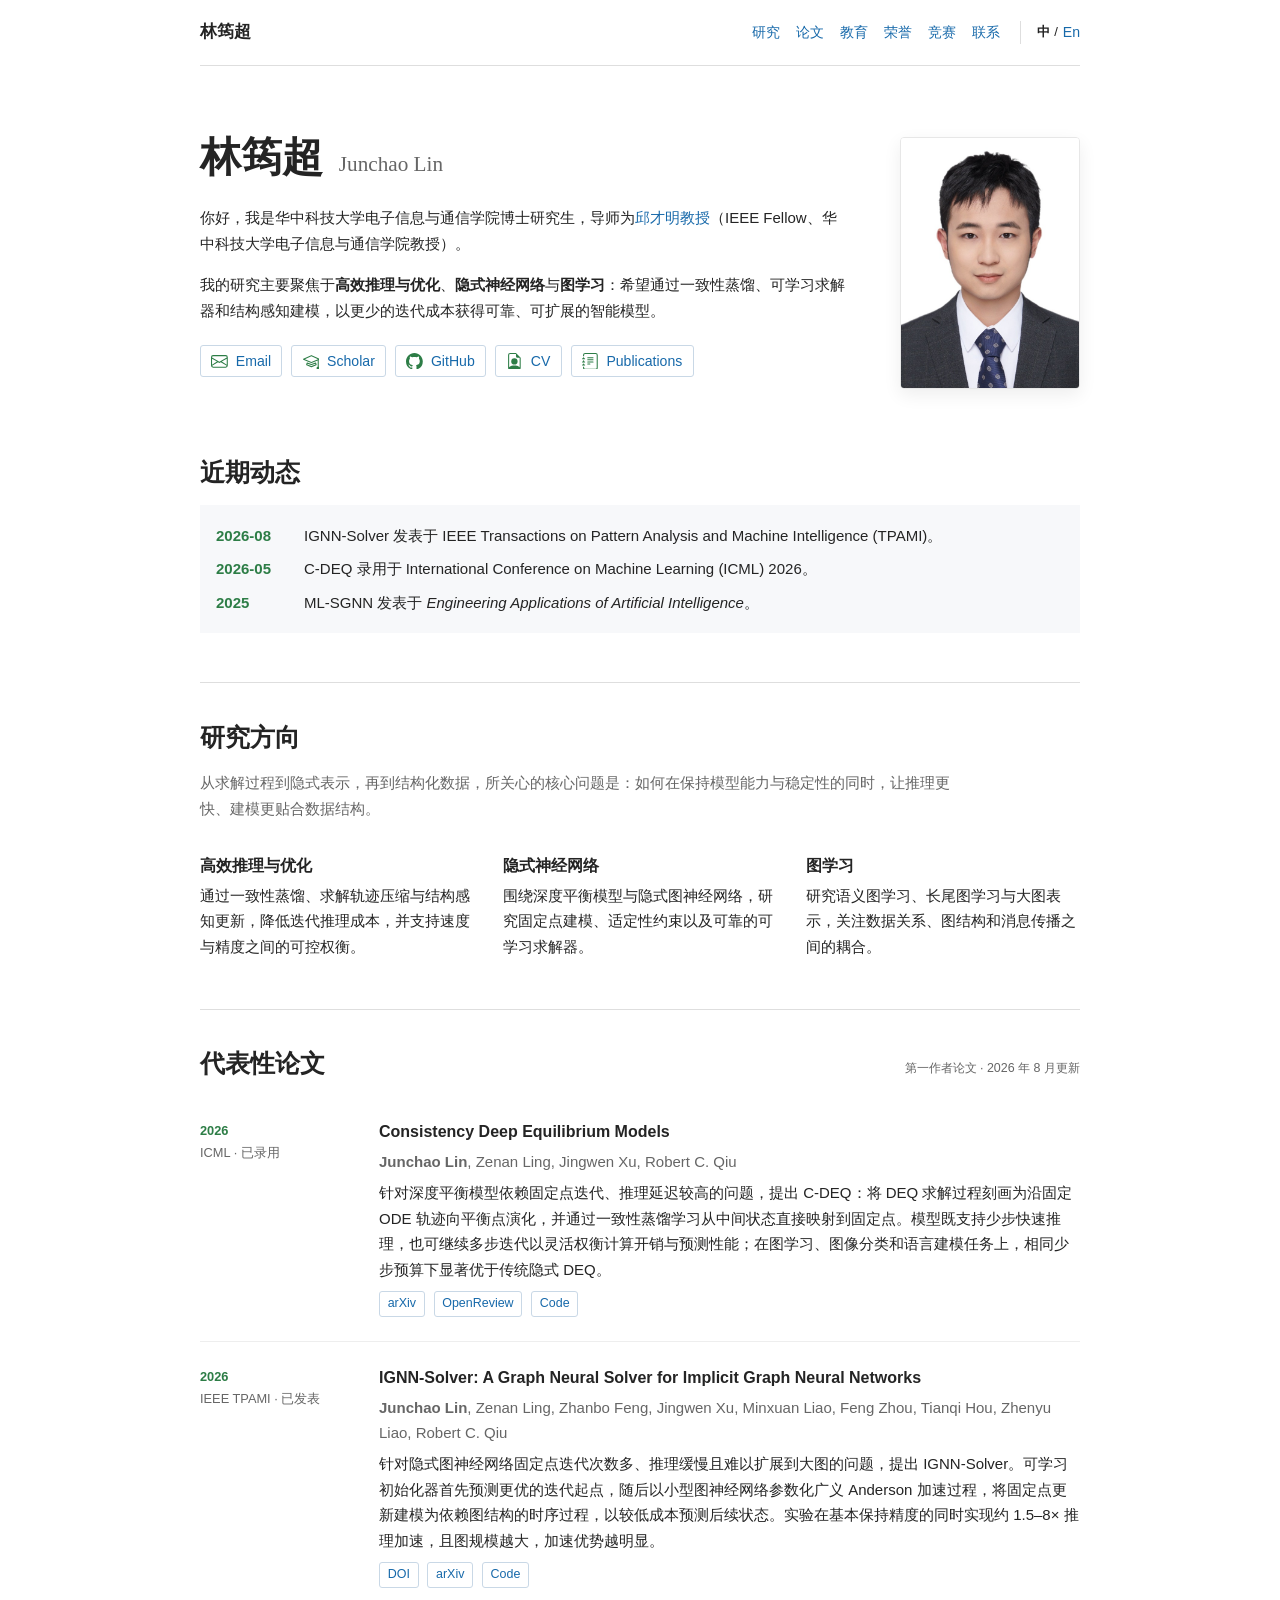
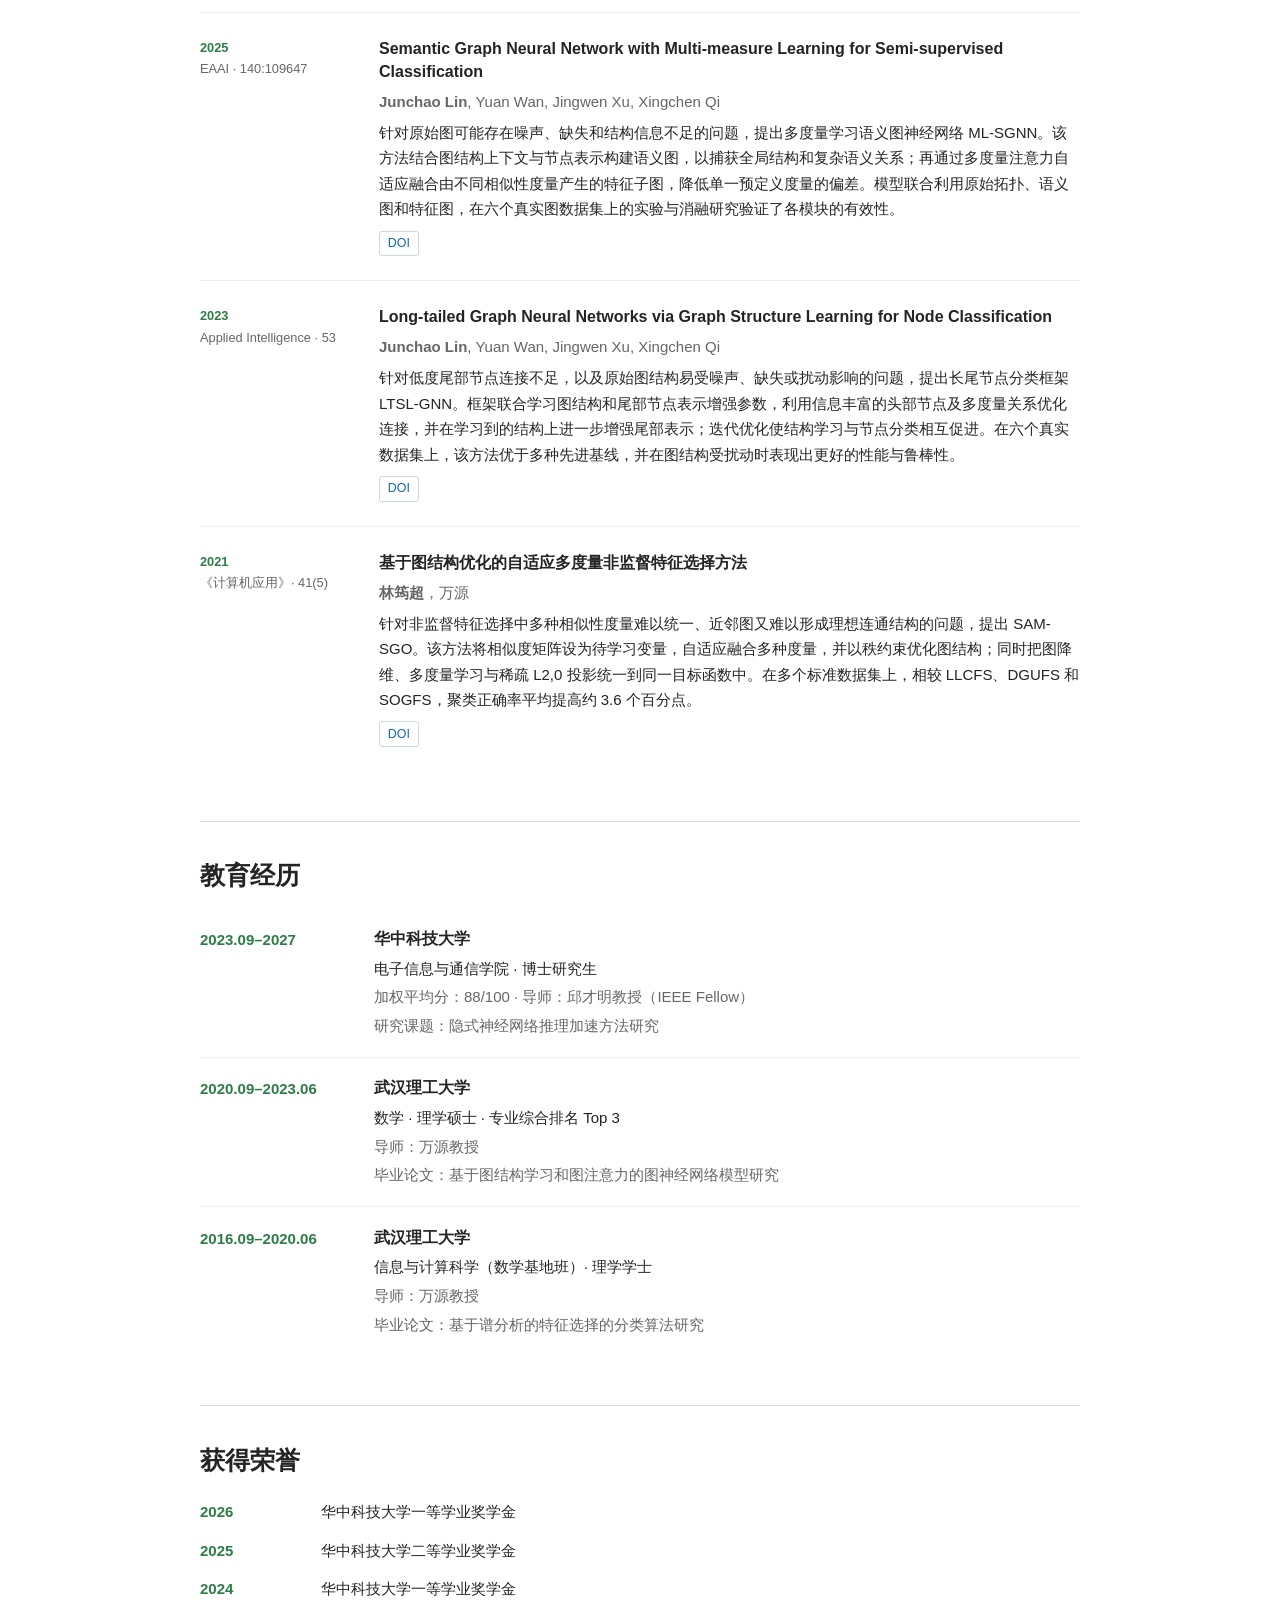
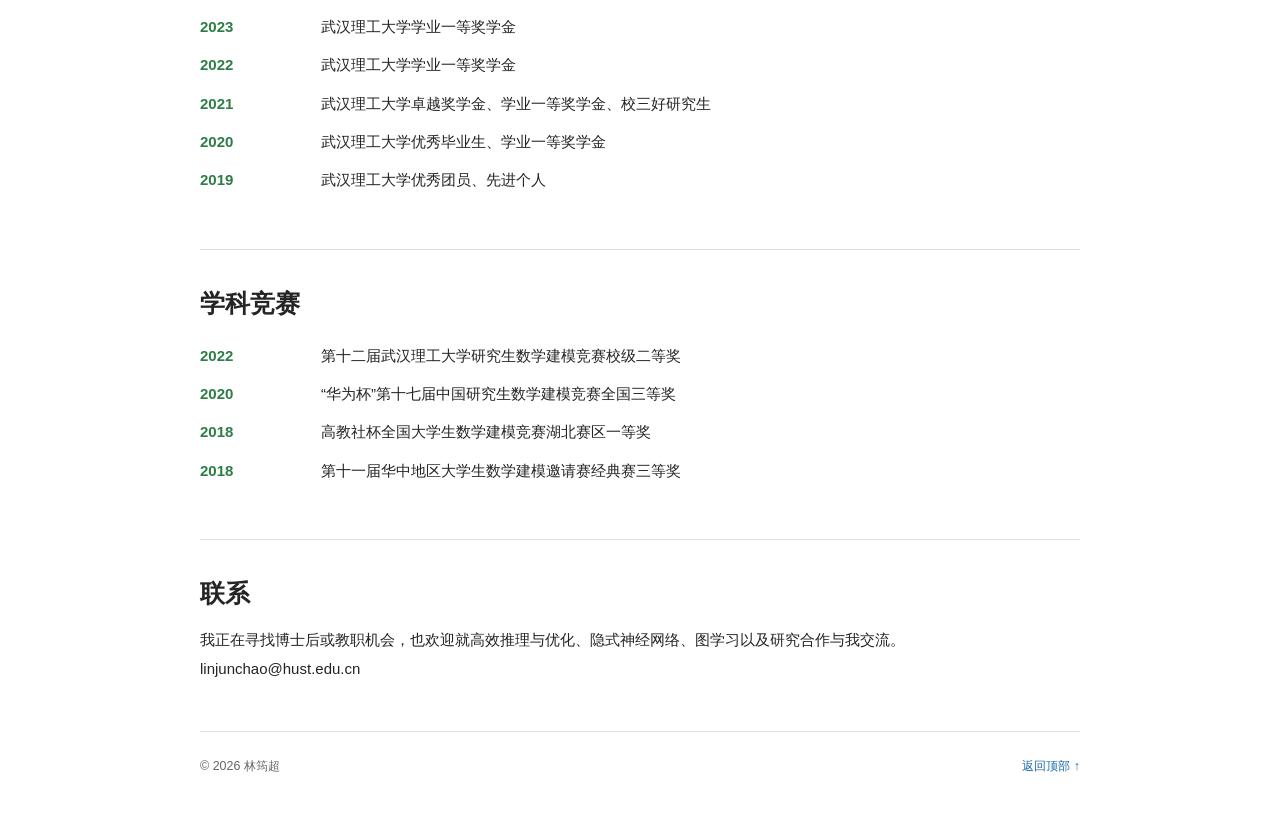
<file: index.html>
<!doctype html>
<html lang="zh-CN">
<head>
  <meta charset="utf-8">
  <meta name="viewport" content="width=device-width, initial-scale=1">
  <meta name="description" content="林筠超的学术主页：高效推理与优化、隐式神经网络与图学习。">
  <meta name="keywords" content="林筠超, Junchao Lin, 高效推理与优化, 隐式神经网络, 图学习, 深度平衡模型">
  <meta name="author" content="Junchao Lin">
  <link rel="canonical" href="https://landrarwolf.github.io/">
  <link rel="alternate" hreflang="zh-CN" href="https://landrarwolf.github.io/">
  <link rel="alternate" hreflang="en" href="https://landrarwolf.github.io/en/">
  <link rel="stylesheet" href="/assets/style.css">
  <title>林筠超 · 学术主页</title>
</head>
<body>
  <a class="skip-link" href="#main">跳至正文</a>

  <header class="site-header">
    <a class="wordmark" href="#top">林筠超</a>
    <div class="header-actions">
      <nav aria-label="主导航">
        <a href="#research">研究</a>
        <a href="#publications">论文</a>
        <a href="#education">教育</a>
        <a href="#honors">荣誉</a>
        <a href="#competitions">竞赛</a>
        <a href="#contact">联系</a>
      </nav>
      <nav class="language-switch" aria-label="语言切换">
        <span aria-current="page">中</span><span aria-hidden="true">/</span><a href="/en/" lang="en">En</a>
      </nav>
    </div>
  </header>

  <main id="main">
    <section class="hero" id="top">
      <div class="hero-copy">
        <h1>林筠超 <span>Junchao Lin</span></h1>
        <p>你好，我是华中科技大学电子信息与通信学院博士研究生，导师为<a href="https://scholar.google.com/citations?user=guis_PcAAAAJ&amp;hl=en" target="_blank" rel="noopener noreferrer">邱才明教授</a>（IEEE Fellow、华中科技大学电子信息与通信学院教授）。</p>
        <p>我的研究主要聚焦于<strong>高效推理与优化</strong>、<strong>隐式神经网络</strong>与<strong>图学习</strong>：希望通过一致性蒸馏、可学习求解器和结构感知建模，以更少的迭代成本获得可靠、可扩展的智能模型。</p>
        <!-- Inline SVGs: Bootstrap Icons v1.13.1 and Primer Octicons v19.18.0; see README for licenses. -->
        <p class="profile-links">
          <a href="#contact"><svg class="link-chip-icon" xmlns="http://www.w3.org/2000/svg" viewBox="0 0 16 16" aria-hidden="true" focusable="false"><path d="M0 4a2 2 0 0 1 2-2h12a2 2 0 0 1 2 2v8a2 2 0 0 1-2 2H2a2 2 0 0 1-2-2zm2-1a1 1 0 0 0-1 1v.217l7 4.2 7-4.2V4a1 1 0 0 0-1-1zm13 2.383-4.708 2.825L15 11.105zm-.034 6.876-5.64-3.471L8 9.583l-1.326-.795-5.64 3.47A1 1 0 0 0 2 13h12a1 1 0 0 0 .966-.741M1 11.105l4.708-2.897L1 5.383z" fill="currentColor"/></svg><span>Email</span></a>
          <a href="https://scholar.google.com/citations?user=i6_1qZoAAAAJ&amp;hl=en" target="_blank" rel="noopener noreferrer"><svg class="link-chip-icon" xmlns="http://www.w3.org/2000/svg" viewBox="0 0 16 16" aria-hidden="true" focusable="false"><path d="M8.211 2.047a.5.5 0 0 0-.422 0l-7.5 3.5a.5.5 0 0 0 .025.917l7.5 3a.5.5 0 0 0 .372 0L14 7.14V13a1 1 0 0 0-1 1v2h3v-2a1 1 0 0 0-1-1V6.739l.686-.275a.5.5 0 0 0 .025-.917zM8 8.46 1.758 5.965 8 3.052l6.242 2.913z" fill="currentColor"/><path d="M4.176 9.032a.5.5 0 0 0-.656.327l-.5 1.7a.5.5 0 0 0 .294.605l4.5 1.8a.5.5 0 0 0 .372 0l4.5-1.8a.5.5 0 0 0 .294-.605l-.5-1.7a.5.5 0 0 0-.656-.327L8 10.466zm-.068 1.873.22-.748 3.496 1.311a.5.5 0 0 0 .352 0l3.496-1.311.22.748L8 12.46z" fill="currentColor"/></svg><span>Scholar</span></a>
          <a href="https://github.com/landrarwolf" target="_blank" rel="noopener noreferrer"><svg class="link-chip-icon" xmlns="http://www.w3.org/2000/svg" viewBox="0 0 16 16" aria-hidden="true" focusable="false"><path d="M8 0c4.42 0 8 3.58 8 8a8.013 8.013 0 0 1-5.45 7.59c-.4.08-.55-.17-.55-.38 0-.27.01-1.13.01-2.2 0-.75-.25-1.23-.54-1.48 1.78-.2 3.65-.88 3.65-3.95 0-.88-.31-1.59-.82-2.15.08-.2.36-1.02-.08-2.12 0 0-.67-.22-2.2.82-.64-.18-1.32-.27-2-.27-.68 0-1.36.09-2 .27-1.53-1.03-2.2-.82-2.2-.82-.44 1.1-.16 1.92-.08 2.12-.51.56-.82 1.28-.82 2.15 0 3.06 1.86 3.75 3.64 3.95-.23.2-.44.55-.51 1.07-.46.21-1.61.55-2.33-.66-.15-.24-.6-.83-1.23-.82-.67.01-.27.38.01.53.34.19.73.9.82 1.13.16.45.68 1.31 2.69.94 0 .67.01 1.3.01 1.49 0 .21-.15.45-.55.38A7.995 7.995 0 0 1 0 8c0-4.42 3.58-8 8-8Z" fill="currentColor"/></svg><span>GitHub</span></a>
          <a href="/cv/"><svg class="link-chip-icon" xmlns="http://www.w3.org/2000/svg" viewBox="0 0 16 16" aria-hidden="true" focusable="false"><path d="M11 8a3 3 0 1 1-6 0 3 3 0 0 1 6 0" fill="currentColor"/><path d="M14 14V4.5L9.5 0H4a2 2 0 0 0-2 2v12a2 2 0 0 0 2 2h8a2 2 0 0 0 2-2M9.5 3A1.5 1.5 0 0 0 11 4.5h2v9.255S12 12 8 12s-5 1.755-5 1.755V2a1 1 0 0 1 1-1h5.5z" fill="currentColor"/></svg><span>CV</span></a>
          <a href="#publications"><svg class="link-chip-icon" xmlns="http://www.w3.org/2000/svg" viewBox="0 0 16 16" aria-hidden="true" focusable="false"><path d="M5 10.5a.5.5 0 0 1 .5-.5h2a.5.5 0 0 1 0 1h-2a.5.5 0 0 1-.5-.5m0-2a.5.5 0 0 1 .5-.5h5a.5.5 0 0 1 0 1h-5a.5.5 0 0 1-.5-.5m0-2a.5.5 0 0 1 .5-.5h5a.5.5 0 0 1 0 1h-5a.5.5 0 0 1-.5-.5m0-2a.5.5 0 0 1 .5-.5h5a.5.5 0 0 1 0 1h-5a.5.5 0 0 1-.5-.5" fill="currentColor"/><path d="M3 0h10a2 2 0 0 1 2 2v12a2 2 0 0 1-2 2H3a2 2 0 0 1-2-2v-1h1v1a1 1 0 0 0 1 1h10a1 1 0 0 0 1-1V2a1 1 0 0 0-1-1H3a1 1 0 0 0-1 1v1H1V2a2 2 0 0 1 2-2" fill="currentColor"/><path d="M1 5v-.5a.5.5 0 0 1 1 0V5h.5a.5.5 0 0 1 0 1h-2a.5.5 0 0 1 0-1zm0 3v-.5a.5.5 0 0 1 1 0V8h.5a.5.5 0 0 1 0 1h-2a.5.5 0 0 1 0-1zm0 3v-.5a.5.5 0 0 1 1 0v.5h.5a.5.5 0 0 1 0 1h-2a.5.5 0 0 1 0-1z" fill="currentColor"/></svg><span>Publications</span></a>
        </p>
      </div>
      <img class="portrait" src="/assets/portrait.jpg" width="592" height="830" alt="林筠超的证件照">
    </section>

    <section class="section news" aria-labelledby="news-title">
      <h2 id="news-title">近期动态</h2>
      <ul>
        <li><time datetime="2026-08">2026-08</time><span>IGNN-Solver 发表于 IEEE Transactions on Pattern Analysis and Machine Intelligence (TPAMI)。</span></li>
        <li><time datetime="2026-05">2026-05</time><span>C-DEQ 录用于 International Conference on Machine Learning (ICML) 2026。</span></li>
        <li><time datetime="2025">2025</time><span>ML-SGNN 发表于 <em>Engineering Applications of Artificial Intelligence</em>。</span></li>
      </ul>
    </section>

    <section class="section" id="research">
      <h2>研究方向</h2>
      <p class="section-lede">从求解过程到隐式表示，再到结构化数据，所关心的核心问题是：如何在保持模型能力与稳定性的同时，让推理更快、建模更贴合数据结构。</p>
      <div class="research-list">
        <article>
          <h3>高效推理与优化</h3>
          <p>通过一致性蒸馏、求解轨迹压缩与结构感知更新，降低迭代推理成本，并支持速度与精度之间的可控权衡。</p>
        </article>
        <article>
          <h3>隐式神经网络</h3>
          <p>围绕深度平衡模型与隐式图神经网络，研究固定点建模、适定性约束以及可靠的可学习求解器。</p>
        </article>
        <article>
          <h3>图学习</h3>
          <p>研究语义图学习、长尾图学习与大图表示，关注数据关系、图结构和消息传播之间的耦合。</p>
        </article>
      </div>
    </section>

    <section class="section" id="publications">
      <div class="section-heading">
        <h2>代表性论文</h2>
        <span>第一作者论文 · 2026 年 8 月更新</span>
      </div>
      <ol class="publication-list">
        <li class="publication">
          <div class="publication-meta"><strong>2026</strong><span>ICML · 已录用</span></div>
          <div>
            <h3>Consistency Deep Equilibrium Models</h3>
            <p class="authors"><strong>Junchao Lin</strong>, Zenan Ling, Jingwen Xu, Robert C. Qiu</p>
            <p>针对深度平衡模型依赖固定点迭代、推理延迟较高的问题，提出 C-DEQ：将 DEQ 求解过程刻画为沿固定 ODE 轨迹向平衡点演化，并通过一致性蒸馏学习从中间状态直接映射到固定点。模型既支持少步快速推理，也可继续多步迭代以灵活权衡计算开销与预测性能；在图学习、图像分类和语言建模任务上，相同少步预算下显著优于传统隐式 DEQ。</p>
            <p class="paper-links"><a href="https://arxiv.org/abs/2602.03024" target="_blank" rel="noopener noreferrer">arXiv</a><a href="https://openreview.net/forum?id=uw63l3T9un" target="_blank" rel="noopener noreferrer">OpenReview</a><a href="https://github.com/landrarwolf/CDEQ" target="_blank" rel="noopener noreferrer">Code</a></p>
          </div>
        </li>
        <li class="publication">
          <div class="publication-meta"><strong>2026</strong><span>IEEE TPAMI · 已发表</span></div>
          <div>
            <h3>IGNN-Solver: A Graph Neural Solver for Implicit Graph Neural Networks</h3>
            <p class="authors"><strong>Junchao Lin</strong>, Zenan Ling, Zhanbo Feng, Jingwen Xu, Minxuan Liao, Feng Zhou, Tianqi Hou, Zhenyu Liao, Robert C. Qiu</p>
            <p>针对隐式图神经网络固定点迭代次数多、推理缓慢且难以扩展到大图的问题，提出 IGNN-Solver。可学习初始化器首先预测更优的迭代起点，随后以小型图神经网络参数化广义 Anderson 加速过程，将固定点更新建模为依赖图结构的时序过程，以较低成本预测后续状态。实验在基本保持精度的同时实现约 1.5–8× 推理加速，且图规模越大，加速优势越明显。</p>
            <p class="paper-links"><a href="https://doi.org/10.1109/TPAMI.2026.3729092" target="_blank" rel="noopener noreferrer">DOI</a><a href="https://arxiv.org/abs/2410.08524" target="_blank" rel="noopener noreferrer">arXiv</a><a href="https://github.com/landrarwolf/IGNN-Solver" target="_blank" rel="noopener noreferrer">Code</a></p>
          </div>
        </li>
        <li class="publication">
          <div class="publication-meta"><strong>2025</strong><span>EAAI · 140:109647</span></div>
          <div>
            <h3>Semantic Graph Neural Network with Multi-measure Learning for Semi-supervised Classification</h3>
            <p class="authors"><strong>Junchao Lin</strong>, Yuan Wan, Jingwen Xu, Xingchen Qi</p>
            <p>针对原始图可能存在噪声、缺失和结构信息不足的问题，提出多度量学习语义图神经网络 ML-SGNN。该方法结合图结构上下文与节点表示构建语义图，以捕获全局结构和复杂语义关系；再通过多度量注意力自适应融合由不同相似性度量产生的特征子图，降低单一预定义度量的偏差。模型联合利用原始拓扑、语义图和特征图，在六个真实图数据集上的实验与消融研究验证了各模块的有效性。</p>
            <p class="paper-links"><a href="https://doi.org/10.1016/j.engappai.2024.109647" target="_blank" rel="noopener noreferrer">DOI</a></p>
          </div>
        </li>
        <li class="publication">
          <div class="publication-meta"><strong>2023</strong><span>Applied Intelligence · 53</span></div>
          <div>
            <h3>Long-tailed Graph Neural Networks via Graph Structure Learning for Node Classification</h3>
            <p class="authors"><strong>Junchao Lin</strong>, Yuan Wan, Jingwen Xu, Xingchen Qi</p>
            <p>针对低度尾部节点连接不足，以及原始图结构易受噪声、缺失或扰动影响的问题，提出长尾节点分类框架 LTSL-GNN。框架联合学习图结构和尾部节点表示增强参数，利用信息丰富的头部节点及多度量关系优化连接，并在学习到的结构上进一步增强尾部表示；迭代优化使结构学习与节点分类相互促进。在六个真实数据集上，该方法优于多种先进基线，并在图结构受扰动时表现出更好的性能与鲁棒性。</p>
            <p class="paper-links"><a href="https://doi.org/10.1007/s10489-023-04534-3" target="_blank" rel="noopener noreferrer">DOI</a></p>
          </div>
        </li>
        <li class="publication">
          <div class="publication-meta"><strong>2021</strong><span>《计算机应用》· 41(5)</span></div>
          <div>
            <h3>基于图结构优化的自适应多度量非监督特征选择方法</h3>
            <p class="authors"><strong>林筠超</strong>，万源</p>
            <p>针对非监督特征选择中多种相似性度量难以统一、近邻图又难以形成理想连通结构的问题，提出 SAM-SGO。该方法将相似度矩阵设为待学习变量，自适应融合多种度量，并以秩约束优化图结构；同时把图降维、多度量学习与稀疏 L2,0 投影统一到同一目标函数中。在多个标准数据集上，相较 LLCFS、DGUFS 和 SOGFS，聚类正确率平均提高约 3.6 个百分点。</p>
            <p class="paper-links"><a href="https://doi.org/10.11772/j.issn.1001-9081.2020071099" target="_blank" rel="noopener noreferrer">DOI</a></p>
          </div>
        </li>
      </ol>
    </section>

    <section class="section" id="education">
      <h2>教育经历</h2>
      <div class="entry-list">
        <article>
          <time>2023.09–2027</time>
          <div>
            <h3>华中科技大学</h3>
            <p>电子信息与通信学院 · 博士研究生</p>
            <p class="muted">加权平均分：88/100 · 导师：邱才明教授（IEEE Fellow）</p>
            <p class="muted">研究课题：隐式神经网络推理加速方法研究</p>
          </div>
        </article>
        <article>
          <time>2020.09–2023.06</time>
          <div>
            <h3>武汉理工大学</h3>
            <p>数学 · 理学硕士 · 专业综合排名 Top 3</p>
            <p class="muted">导师：万源教授</p>
            <p class="muted">毕业论文：基于图结构学习和图注意力的图神经网络模型研究</p>
          </div>
        </article>
        <article>
          <time>2016.09–2020.06</time>
          <div>
            <h3>武汉理工大学</h3>
            <p>信息与计算科学（数学基地班）· 理学学士</p>
            <p class="muted">导师：万源教授</p>
            <p class="muted">毕业论文：基于谱分析的特征选择的分类算法研究</p>
          </div>
        </article>
      </div>
    </section>

    <section class="section" id="honors">
      <h2>获得荣誉</h2>
      <div class="compact-list">
        <p><time>2026</time><span>华中科技大学一等学业奖学金</span></p>
        <p><time>2025</time><span>华中科技大学二等学业奖学金</span></p>
        <p><time>2024</time><span>华中科技大学一等学业奖学金</span></p>
        <p><time>2023</time><span>武汉理工大学学业一等奖学金</span></p>
        <p><time>2022</time><span>武汉理工大学学业一等奖学金</span></p>
        <p><time>2021</time><span>武汉理工大学卓越奖学金、学业一等奖学金、校三好研究生</span></p>
        <p><time>2020</time><span>武汉理工大学优秀毕业生、学业一等奖学金</span></p>
        <p><time>2019</time><span>武汉理工大学优秀团员、先进个人</span></p>
      </div>
    </section>

    <section class="section" id="competitions">
      <h2>学科竞赛</h2>
      <div class="compact-list">
        <p><time>2022</time><span>第十二届武汉理工大学研究生数学建模竞赛校级二等奖</span></p>
        <p><time>2020</time><span>“华为杯”第十七届中国研究生数学建模竞赛全国三等奖</span></p>
        <p><time>2018</time><span>高教社杯全国大学生数学建模竞赛湖北赛区一等奖</span></p>
        <p><time>2018</time><span>第十一届华中地区大学生数学建模邀请赛经典赛三等奖</span></p>
      </div>
    </section>

    <section class="section contact" id="contact">
      <h2>联系</h2>
      <p>我正在寻找博士后或教职机会，也欢迎就高效推理与优化、隐式神经网络、图学习以及研究合作与我交流。</p>
      <span id="email"></span>
    </section>
  </main>

  <footer><span>© 2026 林筠超</span><a href="#top">返回顶部 ↑</a></footer>
  <script>
    const user = "linjunchao";
    const domain = "hust.edu.cn";
    const email = `${user}@${domain}`;
    document.getElementById("email").textContent = email;
  </script>
</body>
</html>
</file>
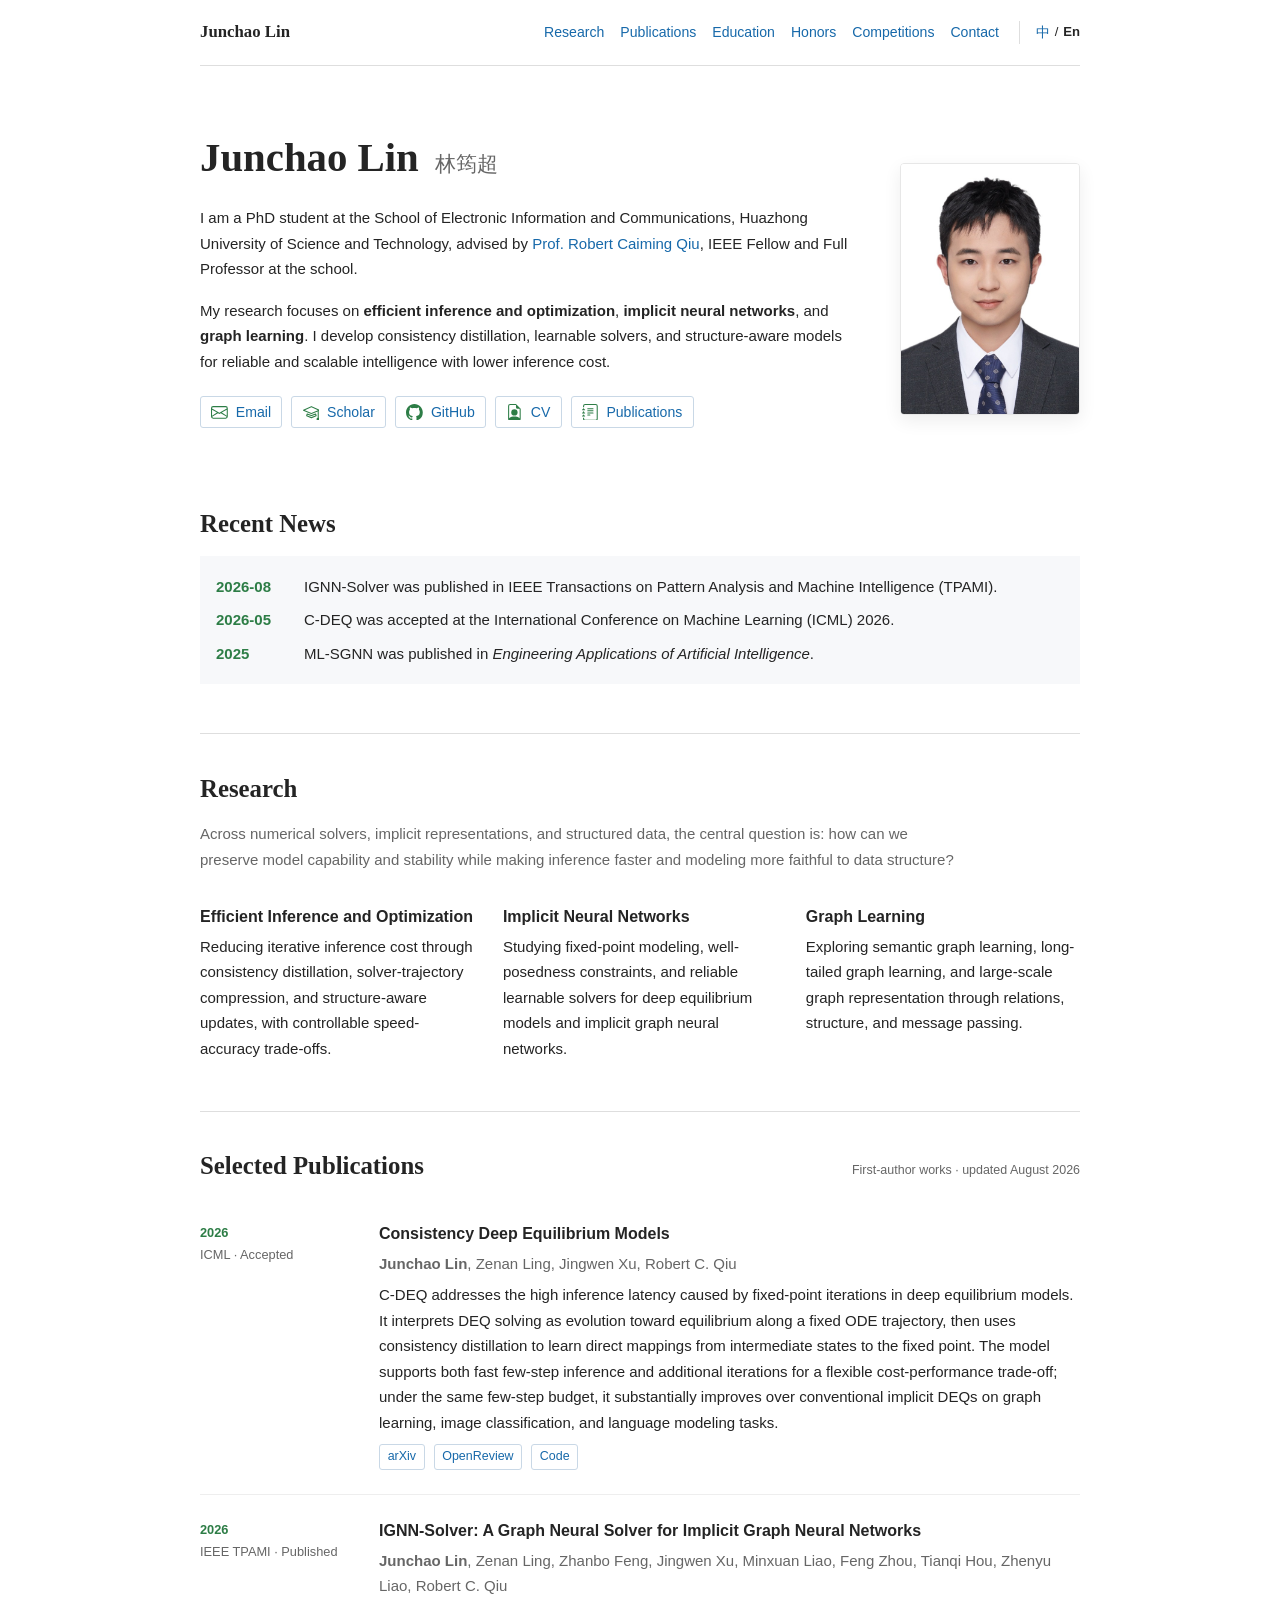
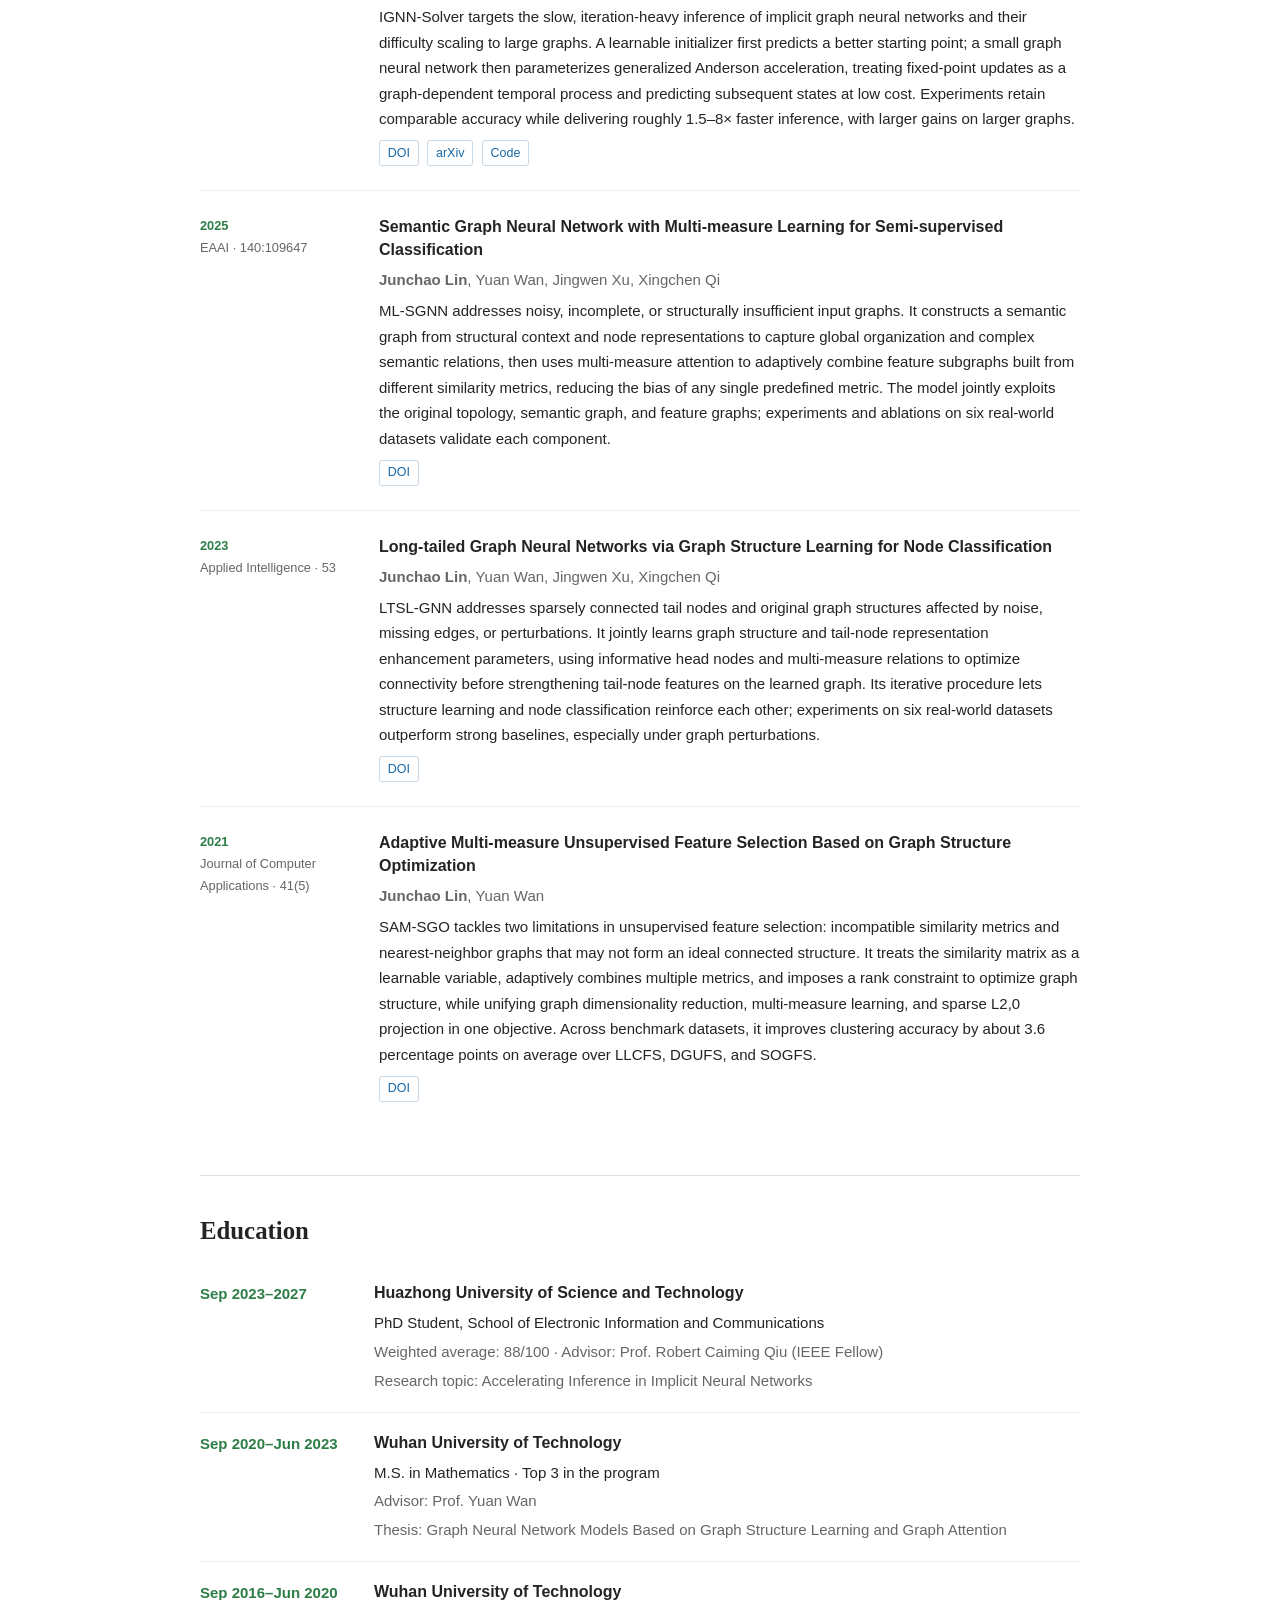
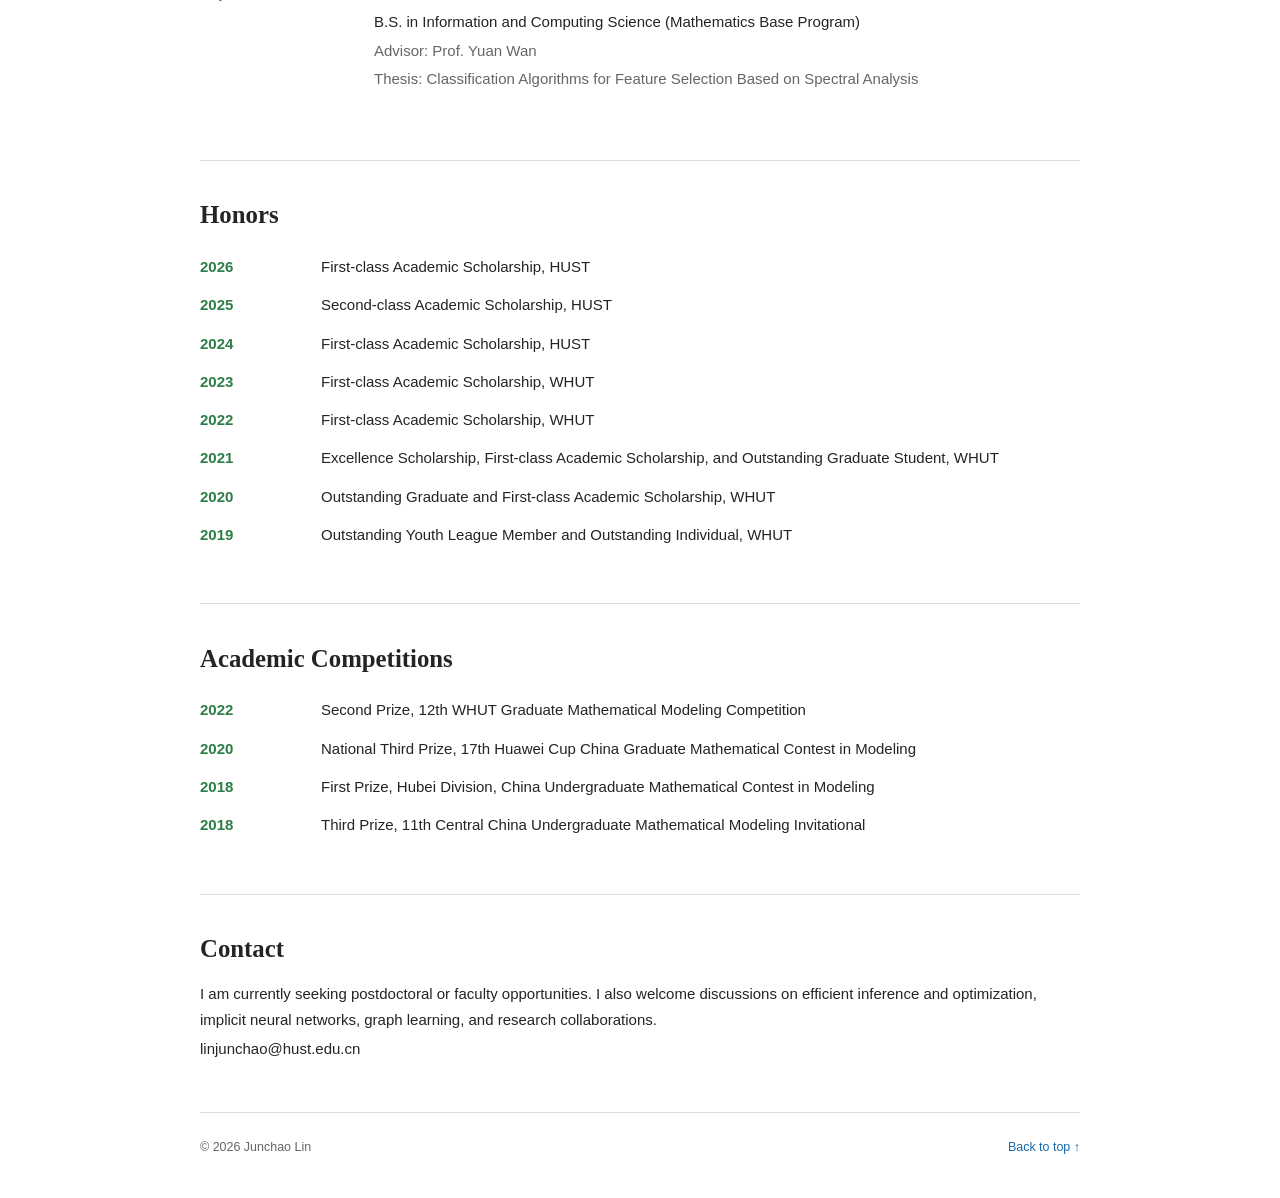
<file: en/index.html>
<!doctype html>
<html lang="en">
<head>
  <meta charset="utf-8">
  <meta name="viewport" content="width=device-width, initial-scale=1">
  <meta name="description" content="Academic homepage of Junchao Lin: efficient inference and optimization, implicit neural networks, and graph learning.">
  <meta name="keywords" content="Junchao Lin, efficient inference and optimization, implicit neural networks, graph learning, deep equilibrium models">
  <meta name="author" content="Junchao Lin">
  <link rel="canonical" href="https://landrarwolf.github.io/en/">
  <link rel="alternate" hreflang="zh-CN" href="https://landrarwolf.github.io/">
  <link rel="alternate" hreflang="en" href="https://landrarwolf.github.io/en/">
  <link rel="stylesheet" href="/assets/style.css">
  <title>Junchao Lin · Academic Homepage</title>
</head>
<body>
  <a class="skip-link" href="#main">Skip to content</a>

  <header class="site-header">
    <a class="wordmark" href="#top">Junchao Lin</a>
    <div class="header-actions">
      <nav aria-label="Primary navigation">
        <a href="#research">Research</a>
        <a href="#publications">Publications</a>
        <a href="#education">Education</a>
        <a href="#honors">Honors</a>
        <a href="#competitions">Competitions</a>
        <a href="#contact">Contact</a>
      </nav>
      <nav class="language-switch" aria-label="Language switcher">
        <a href="/" lang="zh-CN">中</a><span aria-hidden="true">/</span><span aria-current="page">En</span>
      </nav>
    </div>
  </header>

  <main id="main">
    <section class="hero" id="top">
      <div class="hero-copy">
        <h1>Junchao Lin <span>林筠超</span></h1>
        <p>I am a PhD student at the School of Electronic Information and Communications, Huazhong University of Science and Technology, advised by <a href="https://scholar.google.com/citations?user=guis_PcAAAAJ&amp;hl=en" target="_blank" rel="noopener noreferrer">Prof. Robert Caiming Qiu</a>, IEEE Fellow and Full Professor at the school.</p>
        <p>My research focuses on <strong>efficient inference and optimization</strong>, <strong>implicit neural networks</strong>, and <strong>graph learning</strong>. I develop consistency distillation, learnable solvers, and structure-aware models for reliable and scalable intelligence with lower inference cost.</p>
        <!-- Inline SVGs: Bootstrap Icons v1.13.1 and Primer Octicons v19.18.0; see README for licenses. -->
        <p class="profile-links">
          <a href="#contact"><svg class="link-chip-icon" xmlns="http://www.w3.org/2000/svg" viewBox="0 0 16 16" aria-hidden="true" focusable="false"><path d="M0 4a2 2 0 0 1 2-2h12a2 2 0 0 1 2 2v8a2 2 0 0 1-2 2H2a2 2 0 0 1-2-2zm2-1a1 1 0 0 0-1 1v.217l7 4.2 7-4.2V4a1 1 0 0 0-1-1zm13 2.383-4.708 2.825L15 11.105zm-.034 6.876-5.64-3.471L8 9.583l-1.326-.795-5.64 3.47A1 1 0 0 0 2 13h12a1 1 0 0 0 .966-.741M1 11.105l4.708-2.897L1 5.383z" fill="currentColor"/></svg><span>Email</span></a>
          <a href="https://scholar.google.com/citations?user=i6_1qZoAAAAJ&amp;hl=en" target="_blank" rel="noopener noreferrer"><svg class="link-chip-icon" xmlns="http://www.w3.org/2000/svg" viewBox="0 0 16 16" aria-hidden="true" focusable="false"><path d="M8.211 2.047a.5.5 0 0 0-.422 0l-7.5 3.5a.5.5 0 0 0 .025.917l7.5 3a.5.5 0 0 0 .372 0L14 7.14V13a1 1 0 0 0-1 1v2h3v-2a1 1 0 0 0-1-1V6.739l.686-.275a.5.5 0 0 0 .025-.917zM8 8.46 1.758 5.965 8 3.052l6.242 2.913z" fill="currentColor"/><path d="M4.176 9.032a.5.5 0 0 0-.656.327l-.5 1.7a.5.5 0 0 0 .294.605l4.5 1.8a.5.5 0 0 0 .372 0l4.5-1.8a.5.5 0 0 0 .294-.605l-.5-1.7a.5.5 0 0 0-.656-.327L8 10.466zm-.068 1.873.22-.748 3.496 1.311a.5.5 0 0 0 .352 0l3.496-1.311.22.748L8 12.46z" fill="currentColor"/></svg><span>Scholar</span></a>
          <a href="https://github.com/landrarwolf" target="_blank" rel="noopener noreferrer"><svg class="link-chip-icon" xmlns="http://www.w3.org/2000/svg" viewBox="0 0 16 16" aria-hidden="true" focusable="false"><path d="M8 0c4.42 0 8 3.58 8 8a8.013 8.013 0 0 1-5.45 7.59c-.4.08-.55-.17-.55-.38 0-.27.01-1.13.01-2.2 0-.75-.25-1.23-.54-1.48 1.78-.2 3.65-.88 3.65-3.95 0-.88-.31-1.59-.82-2.15.08-.2.36-1.02-.08-2.12 0 0-.67-.22-2.2.82-.64-.18-1.32-.27-2-.27-.68 0-1.36.09-2 .27-1.53-1.03-2.2-.82-2.2-.82-.44 1.1-.16 1.92-.08 2.12-.51.56-.82 1.28-.82 2.15 0 3.06 1.86 3.75 3.64 3.95-.23.2-.44.55-.51 1.07-.46.21-1.61.55-2.33-.66-.15-.24-.6-.83-1.23-.82-.67.01-.27.38.01.53.34.19.73.9.82 1.13.16.45.68 1.31 2.69.94 0 .67.01 1.3.01 1.49 0 .21-.15.45-.55.38A7.995 7.995 0 0 1 0 8c0-4.42 3.58-8 8-8Z" fill="currentColor"/></svg><span>GitHub</span></a>
          <a href="/cv/"><svg class="link-chip-icon" xmlns="http://www.w3.org/2000/svg" viewBox="0 0 16 16" aria-hidden="true" focusable="false"><path d="M11 8a3 3 0 1 1-6 0 3 3 0 0 1 6 0" fill="currentColor"/><path d="M14 14V4.5L9.5 0H4a2 2 0 0 0-2 2v12a2 2 0 0 0 2 2h8a2 2 0 0 0 2-2M9.5 3A1.5 1.5 0 0 0 11 4.5h2v9.255S12 12 8 12s-5 1.755-5 1.755V2a1 1 0 0 1 1-1h5.5z" fill="currentColor"/></svg><span>CV</span></a>
          <a href="#publications"><svg class="link-chip-icon" xmlns="http://www.w3.org/2000/svg" viewBox="0 0 16 16" aria-hidden="true" focusable="false"><path d="M5 10.5a.5.5 0 0 1 .5-.5h2a.5.5 0 0 1 0 1h-2a.5.5 0 0 1-.5-.5m0-2a.5.5 0 0 1 .5-.5h5a.5.5 0 0 1 0 1h-5a.5.5 0 0 1-.5-.5m0-2a.5.5 0 0 1 .5-.5h5a.5.5 0 0 1 0 1h-5a.5.5 0 0 1-.5-.5m0-2a.5.5 0 0 1 .5-.5h5a.5.5 0 0 1 0 1h-5a.5.5 0 0 1-.5-.5" fill="currentColor"/><path d="M3 0h10a2 2 0 0 1 2 2v12a2 2 0 0 1-2 2H3a2 2 0 0 1-2-2v-1h1v1a1 1 0 0 0 1 1h10a1 1 0 0 0 1-1V2a1 1 0 0 0-1-1H3a1 1 0 0 0-1 1v1H1V2a2 2 0 0 1 2-2" fill="currentColor"/><path d="M1 5v-.5a.5.5 0 0 1 1 0V5h.5a.5.5 0 0 1 0 1h-2a.5.5 0 0 1 0-1zm0 3v-.5a.5.5 0 0 1 1 0V8h.5a.5.5 0 0 1 0 1h-2a.5.5 0 0 1 0-1zm0 3v-.5a.5.5 0 0 1 1 0v.5h.5a.5.5 0 0 1 0 1h-2a.5.5 0 0 1 0-1z" fill="currentColor"/></svg><span>Publications</span></a>
        </p>
      </div>
      <img class="portrait" src="/assets/portrait.jpg" width="592" height="830" alt="Portrait of Junchao Lin">
    </section>

    <section class="section news" aria-labelledby="news-title">
      <h2 id="news-title">Recent News</h2>
      <ul>
        <li><time datetime="2026-08">2026-08</time><span>IGNN-Solver was published in IEEE Transactions on Pattern Analysis and Machine Intelligence (TPAMI).</span></li>
        <li><time datetime="2026-05">2026-05</time><span>C-DEQ was accepted at the International Conference on Machine Learning (ICML) 2026.</span></li>
        <li><time datetime="2025">2025</time><span>ML-SGNN was published in <em>Engineering Applications of Artificial Intelligence</em>.</span></li>
      </ul>
    </section>

    <section class="section" id="research">
      <h2>Research</h2>
      <p class="section-lede">Across numerical solvers, implicit representations, and structured data, the central question is: how can we preserve model capability and stability while making inference faster and modeling more faithful to data structure?</p>
      <div class="research-list">
        <article>
          <h3>Efficient Inference and Optimization</h3>
          <p>Reducing iterative inference cost through consistency distillation, solver-trajectory compression, and structure-aware updates, with controllable speed-accuracy trade-offs.</p>
        </article>
        <article>
          <h3>Implicit Neural Networks</h3>
          <p>Studying fixed-point modeling, well-posedness constraints, and reliable learnable solvers for deep equilibrium models and implicit graph neural networks.</p>
        </article>
        <article>
          <h3>Graph Learning</h3>
          <p>Exploring semantic graph learning, long-tailed graph learning, and large-scale graph representation through relations, structure, and message passing.</p>
        </article>
      </div>
    </section>

    <section class="section" id="publications">
      <div class="section-heading">
        <h2>Selected Publications</h2>
        <span>First-author works · updated August 2026</span>
      </div>
      <ol class="publication-list">
        <li class="publication">
          <div class="publication-meta"><strong>2026</strong><span>ICML · Accepted</span></div>
          <div>
            <h3>Consistency Deep Equilibrium Models</h3>
            <p class="authors"><strong>Junchao Lin</strong>, Zenan Ling, Jingwen Xu, Robert C. Qiu</p>
            <p>C-DEQ addresses the high inference latency caused by fixed-point iterations in deep equilibrium models. It interprets DEQ solving as evolution toward equilibrium along a fixed ODE trajectory, then uses consistency distillation to learn direct mappings from intermediate states to the fixed point. The model supports both fast few-step inference and additional iterations for a flexible cost-performance trade-off; under the same few-step budget, it substantially improves over conventional implicit DEQs on graph learning, image classification, and language modeling tasks.</p>
            <p class="paper-links"><a href="https://arxiv.org/abs/2602.03024" target="_blank" rel="noopener noreferrer">arXiv</a><a href="https://openreview.net/forum?id=uw63l3T9un" target="_blank" rel="noopener noreferrer">OpenReview</a><a href="https://github.com/landrarwolf/CDEQ" target="_blank" rel="noopener noreferrer">Code</a></p>
          </div>
        </li>
        <li class="publication">
          <div class="publication-meta"><strong>2026</strong><span>IEEE TPAMI · Published</span></div>
          <div>
            <h3>IGNN-Solver: A Graph Neural Solver for Implicit Graph Neural Networks</h3>
            <p class="authors"><strong>Junchao Lin</strong>, Zenan Ling, Zhanbo Feng, Jingwen Xu, Minxuan Liao, Feng Zhou, Tianqi Hou, Zhenyu Liao, Robert C. Qiu</p>
            <p>IGNN-Solver targets the slow, iteration-heavy inference of implicit graph neural networks and their difficulty scaling to large graphs. A learnable initializer first predicts a better starting point; a small graph neural network then parameterizes generalized Anderson acceleration, treating fixed-point updates as a graph-dependent temporal process and predicting subsequent states at low cost. Experiments retain comparable accuracy while delivering roughly 1.5–8× faster inference, with larger gains on larger graphs.</p>
            <p class="paper-links"><a href="https://doi.org/10.1109/TPAMI.2026.3729092" target="_blank" rel="noopener noreferrer">DOI</a><a href="https://arxiv.org/abs/2410.08524" target="_blank" rel="noopener noreferrer">arXiv</a><a href="https://github.com/landrarwolf/IGNN-Solver" target="_blank" rel="noopener noreferrer">Code</a></p>
          </div>
        </li>
        <li class="publication">
          <div class="publication-meta"><strong>2025</strong><span>EAAI · 140:109647</span></div>
          <div>
            <h3>Semantic Graph Neural Network with Multi-measure Learning for Semi-supervised Classification</h3>
            <p class="authors"><strong>Junchao Lin</strong>, Yuan Wan, Jingwen Xu, Xingchen Qi</p>
            <p>ML-SGNN addresses noisy, incomplete, or structurally insufficient input graphs. It constructs a semantic graph from structural context and node representations to capture global organization and complex semantic relations, then uses multi-measure attention to adaptively combine feature subgraphs built from different similarity metrics, reducing the bias of any single predefined metric. The model jointly exploits the original topology, semantic graph, and feature graphs; experiments and ablations on six real-world datasets validate each component.</p>
            <p class="paper-links"><a href="https://doi.org/10.1016/j.engappai.2024.109647" target="_blank" rel="noopener noreferrer">DOI</a></p>
          </div>
        </li>
        <li class="publication">
          <div class="publication-meta"><strong>2023</strong><span>Applied Intelligence · 53</span></div>
          <div>
            <h3>Long-tailed Graph Neural Networks via Graph Structure Learning for Node Classification</h3>
            <p class="authors"><strong>Junchao Lin</strong>, Yuan Wan, Jingwen Xu, Xingchen Qi</p>
            <p>LTSL-GNN addresses sparsely connected tail nodes and original graph structures affected by noise, missing edges, or perturbations. It jointly learns graph structure and tail-node representation enhancement parameters, using informative head nodes and multi-measure relations to optimize connectivity before strengthening tail-node features on the learned graph. Its iterative procedure lets structure learning and node classification reinforce each other; experiments on six real-world datasets outperform strong baselines, especially under graph perturbations.</p>
            <p class="paper-links"><a href="https://doi.org/10.1007/s10489-023-04534-3" target="_blank" rel="noopener noreferrer">DOI</a></p>
          </div>
        </li>
        <li class="publication">
          <div class="publication-meta"><strong>2021</strong><span>Journal of Computer Applications · 41(5)</span></div>
          <div>
            <h3>Adaptive Multi-measure Unsupervised Feature Selection Based on Graph Structure Optimization</h3>
            <p class="authors"><strong>Junchao Lin</strong>, Yuan Wan</p>
            <p>SAM-SGO tackles two limitations in unsupervised feature selection: incompatible similarity metrics and nearest-neighbor graphs that may not form an ideal connected structure. It treats the similarity matrix as a learnable variable, adaptively combines multiple metrics, and imposes a rank constraint to optimize graph structure, while unifying graph dimensionality reduction, multi-measure learning, and sparse L2,0 projection in one objective. Across benchmark datasets, it improves clustering accuracy by about 3.6 percentage points on average over LLCFS, DGUFS, and SOGFS.</p>
            <p class="paper-links"><a href="https://doi.org/10.11772/j.issn.1001-9081.2020071099" target="_blank" rel="noopener noreferrer">DOI</a></p>
          </div>
        </li>
      </ol>
    </section>

    <section class="section" id="education">
      <h2>Education</h2>
      <div class="entry-list">
        <article>
          <time>Sep 2023–2027</time>
          <div>
            <h3>Huazhong University of Science and Technology</h3>
            <p>PhD Student, School of Electronic Information and Communications</p>
            <p class="muted">Weighted average: 88/100 · Advisor: Prof. Robert Caiming Qiu (IEEE Fellow)</p>
            <p class="muted">Research topic: Accelerating Inference in Implicit Neural Networks</p>
          </div>
        </article>
        <article>
          <time>Sep 2020–Jun 2023</time>
          <div>
            <h3>Wuhan University of Technology</h3>
            <p>M.S. in Mathematics · Top 3 in the program</p>
            <p class="muted">Advisor: Prof. Yuan Wan</p>
            <p class="muted">Thesis: Graph Neural Network Models Based on Graph Structure Learning and Graph Attention</p>
          </div>
        </article>
        <article>
          <time>Sep 2016–Jun 2020</time>
          <div>
            <h3>Wuhan University of Technology</h3>
            <p>B.S. in Information and Computing Science (Mathematics Base Program)</p>
            <p class="muted">Advisor: Prof. Yuan Wan</p>
            <p class="muted">Thesis: Classification Algorithms for Feature Selection Based on Spectral Analysis</p>
          </div>
        </article>
      </div>
    </section>

    <section class="section" id="honors">
      <h2>Honors</h2>
      <div class="compact-list">
        <p><time>2026</time><span>First-class Academic Scholarship, HUST</span></p>
        <p><time>2025</time><span>Second-class Academic Scholarship, HUST</span></p>
        <p><time>2024</time><span>First-class Academic Scholarship, HUST</span></p>
        <p><time>2023</time><span>First-class Academic Scholarship, WHUT</span></p>
        <p><time>2022</time><span>First-class Academic Scholarship, WHUT</span></p>
        <p><time>2021</time><span>Excellence Scholarship, First-class Academic Scholarship, and Outstanding Graduate Student, WHUT</span></p>
        <p><time>2020</time><span>Outstanding Graduate and First-class Academic Scholarship, WHUT</span></p>
        <p><time>2019</time><span>Outstanding Youth League Member and Outstanding Individual, WHUT</span></p>
      </div>
    </section>

    <section class="section" id="competitions">
      <h2>Academic Competitions</h2>
      <div class="compact-list">
        <p><time>2022</time><span>Second Prize, 12th WHUT Graduate Mathematical Modeling Competition</span></p>
        <p><time>2020</time><span>National Third Prize, 17th Huawei Cup China Graduate Mathematical Contest in Modeling</span></p>
        <p><time>2018</time><span>First Prize, Hubei Division, China Undergraduate Mathematical Contest in Modeling</span></p>
        <p><time>2018</time><span>Third Prize, 11th Central China Undergraduate Mathematical Modeling Invitational</span></p>
      </div>
    </section>

    <section class="section contact" id="contact">
      <h2>Contact</h2>
      <p>I am currently seeking postdoctoral or faculty opportunities. I also welcome discussions on efficient inference and optimization, implicit neural networks, graph learning, and research collaborations.</p>
      <span id="email"></span>
    </section>
  </main>

  <footer><span>© 2026 Junchao Lin</span><a href="#top">Back to top ↑</a></footer>
  <script>
    const user = "linjunchao";
    const domain = "hust.edu.cn";
    const email = `${user}@${domain}`;
    document.getElementById("email").textContent = email;
  </script>
</body>
</html>
</file>
<file: assets/style.css>
:root {
  --ink: #242424;
  --muted: #666;
  --line: #dedede;
  --link: #1769aa;
  --link-hover: #b85c00;
  --soft: #f7f8fa;
  --accent: #2d7d46;
}

* { box-sizing: border-box; }

html {
  scroll-behavior: smooth;
  scroll-padding-top: 1.5rem;
}

body {
  margin: 0;
  background: #fff;
  color: var(--ink);
  font-family: -apple-system, BlinkMacSystemFont, "Segoe UI", "Noto Sans SC", "Microsoft YaHei", Arial, sans-serif;
  font-size: 15px;
  line-height: 1.7;
  -webkit-font-smoothing: antialiased;
}

a { color: var(--link); text-decoration: none; }
a:hover, a:focus-visible { color: var(--link-hover); text-decoration: underline; }

.skip-link {
  position: fixed;
  z-index: 10;
  top: .75rem;
  left: .75rem;
  padding: .45rem .7rem;
  background: var(--ink);
  color: #fff;
  transform: translateY(-180%);
}

.skip-link:focus { transform: translateY(0); }

.site-header, main, footer {
  width: min(100% - 40px, 880px);
  margin-inline: auto;
}

.site-header {
  display: flex;
  min-height: 66px;
  align-items: center;
  justify-content: space-between;
  border-bottom: 1px solid var(--line);
}

.wordmark { color: var(--ink); font-family: Georgia, "Times New Roman", serif; font-size: 1.05rem; font-weight: 700; }
.wordmark:hover { color: var(--ink); text-decoration: none; }
.header-actions, .site-header nav { display: flex; align-items: center; }
.header-actions { gap: 1.25rem; }
.site-header nav { gap: 1rem; }
.site-header nav a { font-size: .88rem; }

.language-switch {
  padding-left: 1rem;
  border-left: 1px solid var(--line);
  gap: .3rem !important;
  font-size: .82rem;
}

.language-switch [aria-current="page"] { color: var(--ink); font-weight: 700; }

.hero {
  display: grid;
  grid-template-columns: minmax(0, 1fr) 180px;
  gap: 3.25rem;
  padding: 4.25rem 0 3.5rem;
  align-items: center;
}

.hero h1 {
  margin: 0 0 1.4rem;
  font-family: Georgia, "Times New Roman", "Noto Serif SC", serif;
  font-size: clamp(2rem, 5vw, 2.55rem);
  line-height: 1.2;
}

.hero h1 span { margin-left: .35rem; color: var(--muted); font-size: .52em; font-weight: 400; }
.hero-copy > p { margin: 0 0 1rem; }
.profile-links {
  display: flex;
  flex-wrap: wrap;
  align-items: center;
  gap: .55rem;
  padding-top: .35rem;
}

.profile-links a {
  display: inline-flex;
  align-items: center;
  gap: .48rem;
  min-height: 2rem;
  padding: .3rem .65rem;
  border: 1px solid #c9d8e6;
  border-radius: 3px;
  background: #fff;
  color: var(--link);
  font-size: .88rem;
  line-height: 1.3;
}

.profile-links a:hover,
.profile-links a:focus-visible {
  border-color: var(--link-hover);
  background: #fffaf4;
  color: var(--link-hover);
  text-decoration: none;
}

.profile-links a:focus-visible {
  outline: 2px solid #8db2cf;
  outline-offset: 2px;
}

.link-chip-icon {
  display: block;
  width: 1.05rem;
  height: 1.05rem;
  flex: 0 0 auto;
  color: var(--accent);
  vertical-align: middle;
}

.portrait {
  display: block;
  width: 180px;
  height: 252px;
  object-fit: cover;
  border: 1px solid #e7e7e7;
  border-radius: 4px;
  box-shadow: 0 6px 18px rgb(0 0 0 / 7%);
}

.section { padding: 2.4rem 0 3.1rem; }
.section + .section { border-top: 1px solid var(--line); }

.section h2 {
  margin: 0 0 1rem;
  font-family: Georgia, "Times New Roman", "Noto Serif SC", serif;
  font-size: 1.55rem;
  line-height: 1.3;
}

.section-lede { max-width: 760px; margin: 0 0 1.4rem; color: var(--muted); }
.news { padding-top: .5rem; }

.news ul {
  margin: 0;
  padding: .85rem 1rem;
  background: var(--soft);
  list-style: none;
}

.news li { display: grid; grid-template-columns: 4.5rem 1fr; gap: 1rem; padding: .25rem 0; }
.news time, .entry-list > article > time, .compact-list time, .publication-meta strong { color: var(--accent); font-weight: 700; }

.research-list { display: grid; grid-template-columns: repeat(3, 1fr); gap: 1.8rem; }
.research-list article { padding-top: .65rem; }
.research-list h3, .publication h3, .entry-list h3 { margin: 0 0 .35rem; font-size: 1rem; line-height: 1.45; }
.research-list p, .publication p, .entry-list p { margin: 0; }

.section-heading { display: flex; align-items: baseline; justify-content: space-between; gap: 1rem; }
.section-heading span { color: var(--muted); font-size: .78rem; }
.publication-list { margin: 0; padding: 0; list-style: none; }

.publication {
  display: grid;
  grid-template-columns: 155px minmax(0, 1fr);
  gap: 1.5rem;
  padding: 1.5rem 0;
}

.publication + .publication { border-top: 1px solid #eee; }
.publication-meta { display: flex; flex-direction: column; color: var(--muted); font-size: .8rem; }
.authors { margin-bottom: .35rem !important; color: var(--muted); }

.paper-links { display: flex; gap: .55rem; margin-top: .55rem !important; }
.paper-links a {
  padding: .08rem .48rem;
  border: 1px solid #c9d8e6;
  border-radius: 3px;
  font-size: .78rem;
}

.paper-links a:hover { border-color: var(--link-hover); text-decoration: none; }

.entry-list article {
  display: grid;
  grid-template-columns: 150px minmax(0, 1fr);
  gap: 1.5rem;
  padding: 1.15rem 0;
}

.entry-list article + article { border-top: 1px solid #eee; }
.muted { color: var(--muted); }
.entry-list .muted { margin-top: .2rem; }

.compact-list p {
  display: grid;
  grid-template-columns: 105px 1fr;
  gap: 1rem;
  margin: 0;
  padding: .4rem 0;
}

.contact p { margin: 0 0 .25rem; }
.contact > a { font-size: 1rem; }

footer {
  display: flex;
  padding: 1.5rem 0 2.5rem;
  justify-content: space-between;
  border-top: 1px solid var(--line);
  color: var(--muted);
  font-size: .78rem;
}

@media (max-width: 720px) {
  .site-header { padding: 1rem 0; align-items: flex-start; flex-direction: column; gap: .7rem; }
  .header-actions { width: 100%; justify-content: space-between; gap: .8rem; }
  .site-header nav { gap: .65rem 1rem; flex-wrap: wrap; }
  .language-switch { flex: 0 0 auto; }
  .hero { grid-template-columns: 1fr; gap: 2rem; padding: 3rem 0; }
  .portrait { width: 150px; height: 210px; grid-row: 1; }
  .research-list { grid-template-columns: 1fr; gap: .8rem; }
  .publication, .entry-list article { grid-template-columns: 1fr; gap: .45rem; }
  .section-heading { align-items: flex-start; flex-direction: column; }
  .hero h1 span { display: block; margin: .35rem 0 0; }
}

@media (max-width: 480px) {
  .site-header, main, footer { width: min(100% - 28px, 880px); }
  .header-actions { align-items: flex-start; }
  .site-header nav { gap: .45rem .7rem; }
  .language-switch { padding-left: .7rem; }
  .news li, .compact-list p { grid-template-columns: 1fr; gap: 0; }
  footer { gap: 1rem; }
}

@media (prefers-reduced-motion: reduce) {
  html { scroll-behavior: auto; }
}
</file>
